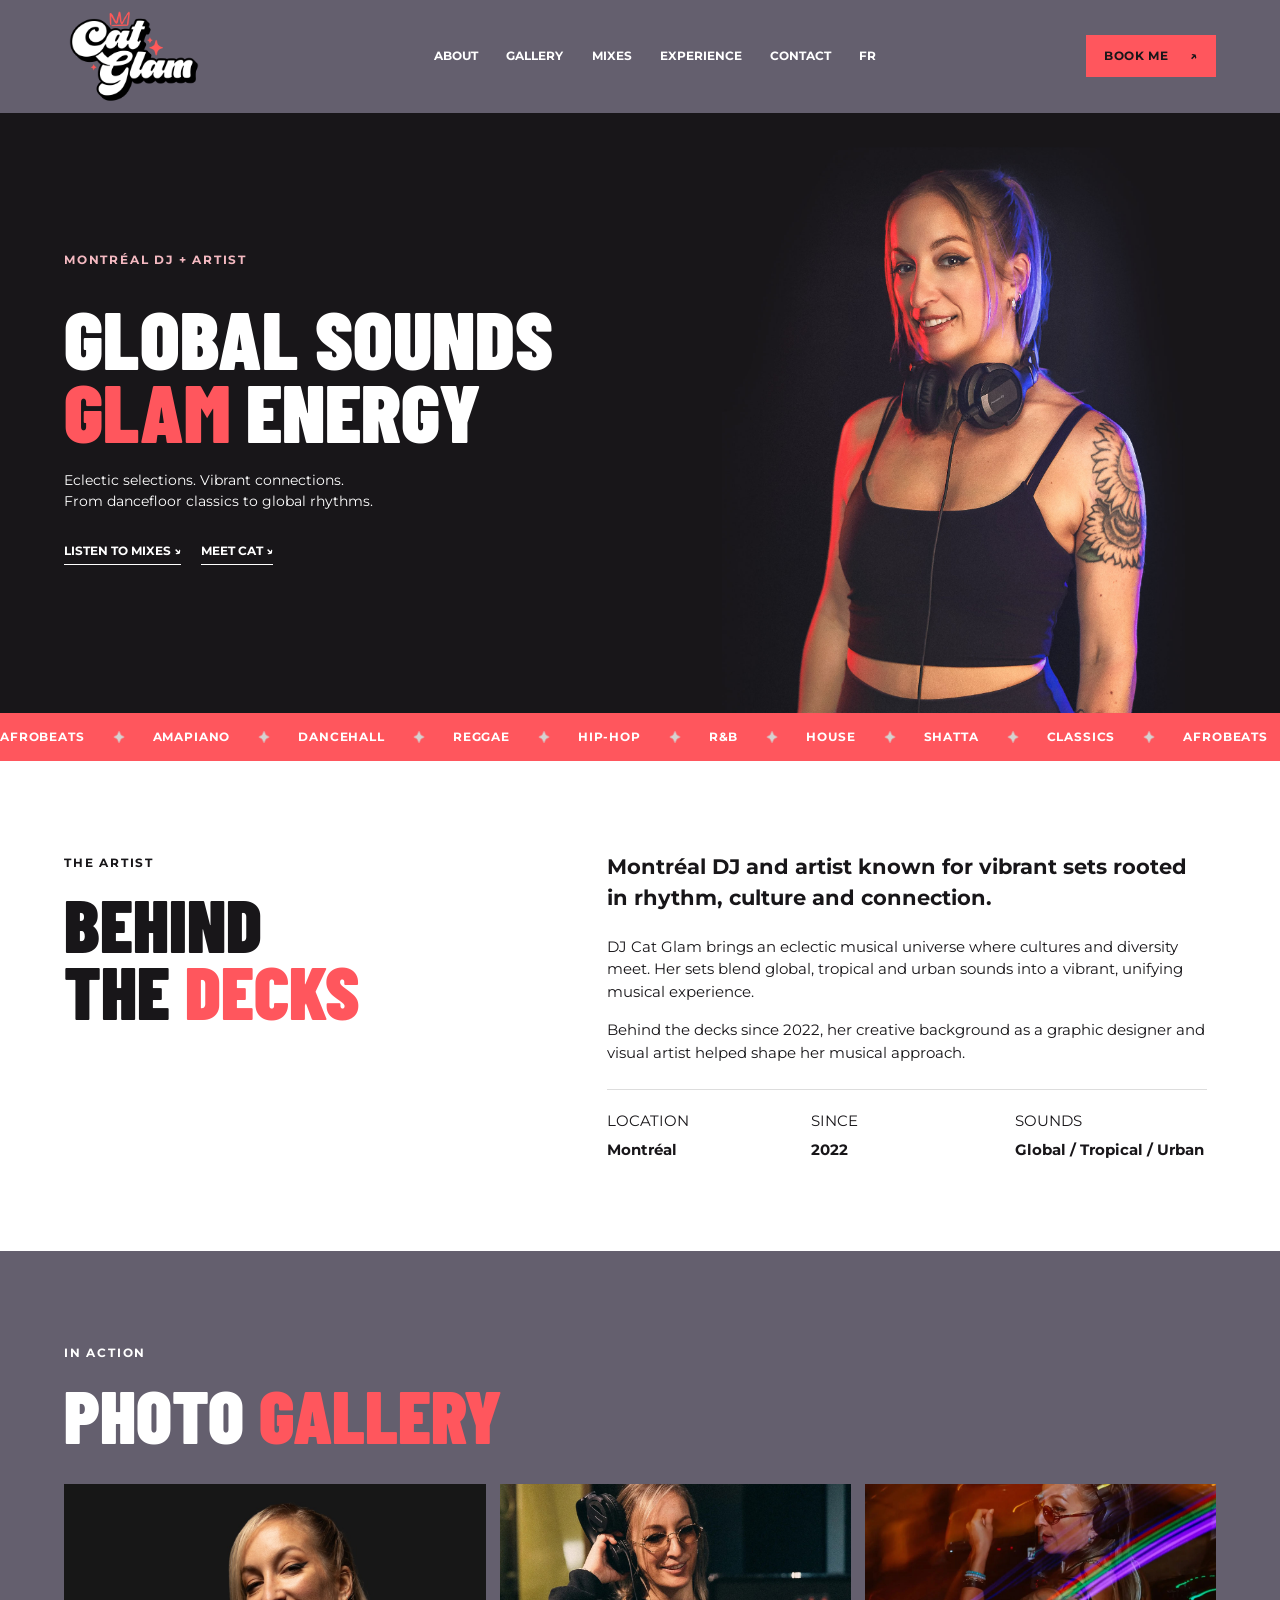
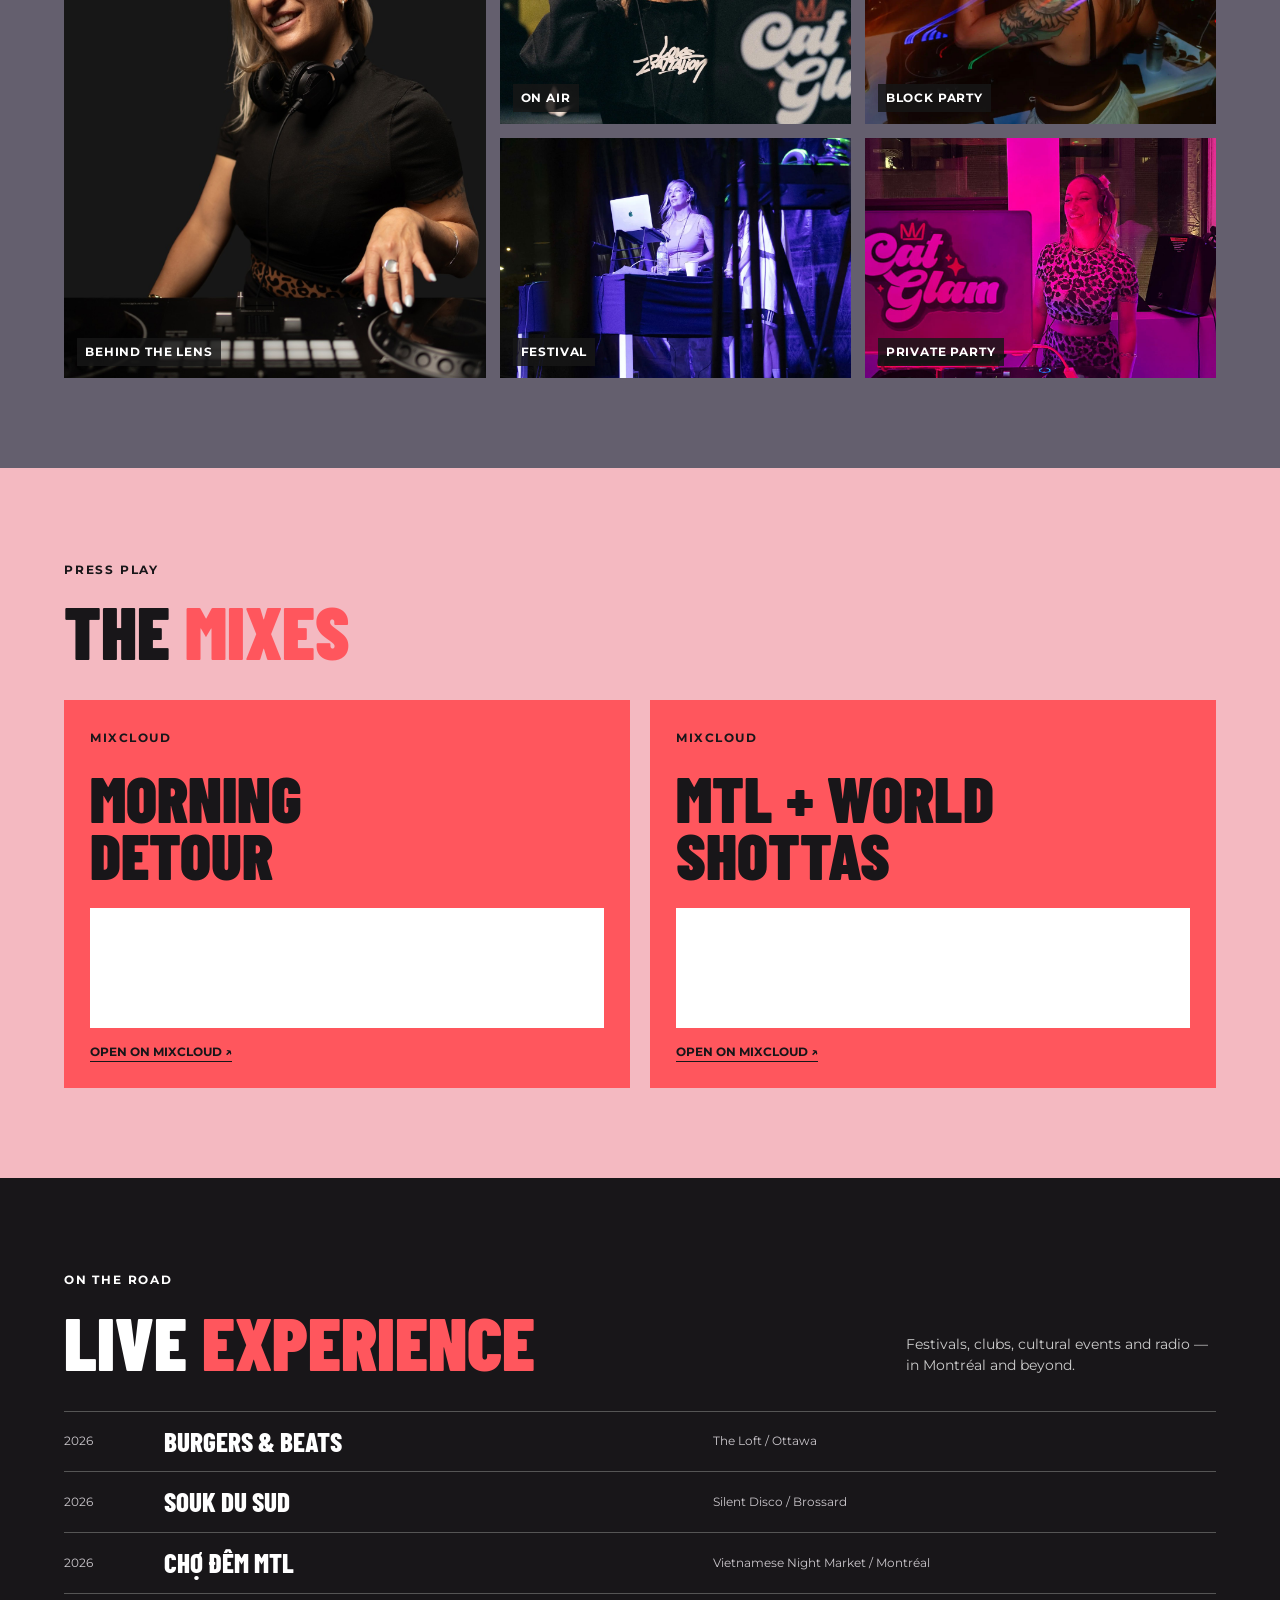
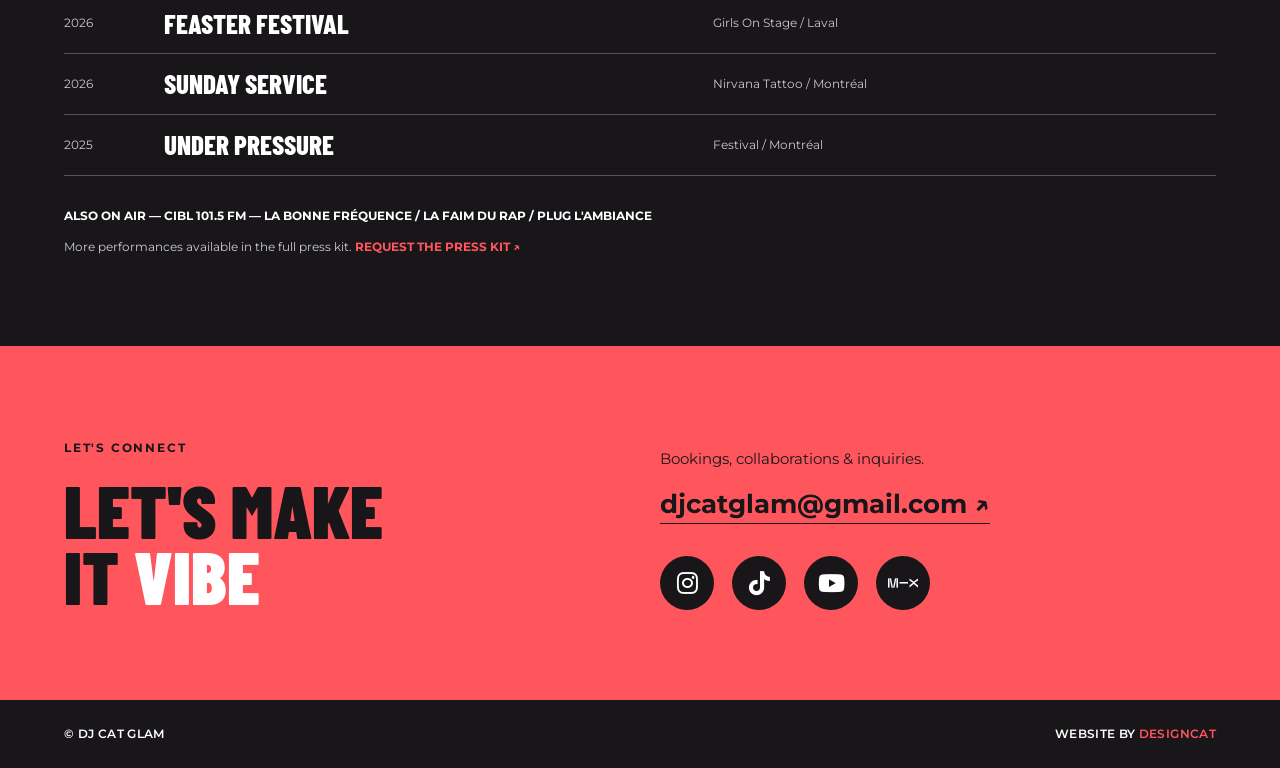
<file: index.html>
<!doctype html>
<html lang="en">
<head>
  <meta charset="utf-8">
  <meta name="viewport" content="width=device-width, initial-scale=1">
  <meta name="theme-color" content="#f4f0e9">
  <meta name="description" content="DJ Cat Glam — Montréal DJ + artist. Global, tropical and urban sounds. Listen to mixes, explore live sets and book Cat Glam.">
  <link rel="icon" type="image/png" href="images/favicon.png"><title>DJ Cat Glam — Montréal DJ + Artist</title>
  <link rel="preconnect" href="https://fonts.googleapis.com">
  <link rel="preconnect" href="https://fonts.gstatic.com" crossorigin>
  <link href="https://fonts.googleapis.com/css2?family=Barlow+Condensed:wght@600;700;800;900&family=Montserrat:wght@400;500;600;700&display=swap" rel="stylesheet">
  <link rel="stylesheet" href="https://cdnjs.cloudflare.com/ajax/libs/font-awesome/6.7.2/css/all.min.css">
  <link rel="stylesheet" href="style.css">
</head>
<body>
  <header class="header">
    <a href="#home" class="brand" aria-label="Cat Glam — home"><img src="images/catglam-logo.png" alt="Cat Glam" width="1560" height="1080"></a>
    <nav aria-label="Main navigation">
      <a href="#about">ABOUT</a>
      <a href="#gallery">GALLERY</a>
      <a href="#mixes">MIXES</a>
      <a href="#experience">EXPERIENCE</a>
      <a href="#contact">CONTACT</a>
      <a href="fr/" lang="fr" aria-label="Version française">FR</a>
    </nav>
    <a class="nav-book" href="mailto:djcatglam@gmail.com?subject=DJ%20Booking">BOOK ME <span aria-hidden="true">↗</span></a>
  </header>

  <main>
    <section id="home" class="hero" aria-labelledby="hero-title">
      <div class="hero-content wrap">
        <div class="hero-type">
          <div class="eyebrow">MONTRÉAL DJ + ARTIST</div>
          <h1 id="hero-title">GLOBAL SOUNDS<br><em>GLAM</em> ENERGY</h1>
          <p>Eclectic selections. Vibrant connections.<br>From dancefloor classics to global rhythms.</p>
          <div class="hero-cta">
            <a class="text-link" href="#mixes">LISTEN TO MIXES <span aria-hidden="true">↘</span></a>
            <a class="text-link" href="#about">MEET CAT <span aria-hidden="true">↘</span></a>
          </div>
        </div>
        <div class="portrait-stage">
          <img src="images/catglam-hero.jpg" alt="DJ Cat Glam photo" width="1440" height="1760" fetchpriority="high">
        </div>
      </div>
    </section>

    <!-- Two identical groups create one seamless horizontal loop. -->
    <div class="marquee" aria-label="Music genres: Afrobeats, Amapiano, Dancehall, Reggae, Hip-Hop, R&B, House, Shatta and Classics">
      <div class="marquee-track" aria-hidden="true">
        <div class="marquee-group">
          <span>AFROBEATS</span><img src="images/star.png" alt="" class="star"><span>AMAPIANO</span><img src="images/star.png" alt="" class="star"><span>DANCEHALL</span><img src="images/star.png" alt="" class="star"><span>REGGAE</span><img src="images/star.png" alt="" class="star"><span>HIP-HOP</span><img src="images/star.png" alt="" class="star"><span>R&amp;B</span><img src="images/star.png" alt="" class="star"><span>HOUSE</span><img src="images/star.png" alt="" class="star"><span>SHATTA</span><img src="images/star.png" alt="" class="star"><span>CLASSICS</span><img src="images/star.png" alt="" class="star">
        </div>
        <div class="marquee-group">
          <span>AFROBEATS</span><img src="images/star.png" alt="" class="star"><span>AMAPIANO</span><img src="images/star.png" alt="" class="star"><span>DANCEHALL</span><img src="images/star.png" alt="" class="star"><span>REGGAE</span><img src="images/star.png" alt="" class="star"><span>HIP-HOP</span><img src="images/star.png" alt="" class="star"><span>R&amp;B</span><img src="images/star.png" alt="" class="star"><span>HOUSE</span><img src="images/star.png" alt="" class="star"><span>SHATTA</span><img src="images/star.png" alt="" class="star"><span>CLASSICS</span><img src="images/star.png" alt="" class="star">
        </div>
      </div>
    </div>

    <section id="about" class="about section-pad">
      <div class="wrap about-grid">
        <div class="section-heading">
          <span class="eyebrow">THE ARTIST</span>
          <h2>BEHIND<br>THE <em>DECKS</em></h2>
        </div>
        <div class="about-copy">
          <p class="lead">Montréal DJ and artist known for vibrant sets rooted in rhythm, culture and connection.</p>
          <p>DJ Cat Glam brings an eclectic musical universe where cultures and diversity meet. Her sets blend global, tropical and urban sounds into a vibrant, unifying musical experience.</p>
          <p>Behind the decks since 2022, her creative background as a graphic designer and visual artist helped shape her musical approach.</p>
          <div class="facts">
            <div>LOCATION<strong>Montréal</strong></div>
            <div>SINCE<strong>2022</strong></div>
            <div>SOUNDS<strong>Global / Tropical / Urban</strong></div>
          </div>
        </div>
      </div>
    </section>

    <section id="gallery" class="gallery section-pad" aria-labelledby="gallery-heading">
      <div class="wrap">
        <div class="section-top"><div><span class="eyebrow">IN ACTION</span><h2>PHOTO <em>GALLERY</em></h2></div></div>
        <div class="gallery-grid">
          <a class="gallery-item gallery-feature" href="images/studio-dj.jpg" target="_blank" rel="noopener" aria-label="View DJ Cat Glam studio portrait"><img src="images/studio-dj.jpg" alt="DJ Cat Glam behind her controller" loading="lazy"><span>BEHIND THE LENS</span></a>
          <a class="gallery-item" href="images/press-2.jpg" target="_blank" rel="noopener" aria-label="View DJ performance photo"><img src="images/press-2.jpg" alt="DJ Cat Glam behind the decks at an event" loading="lazy"><span>ON AIR</span></a>
          <a class="gallery-item" href="images/press-1.jpg" target="_blank" rel="noopener" aria-label="View DJ performance photo"><img src="images/press-1.jpg" alt="DJ Cat Glam performing under colorful lights" loading="lazy"><span>BLOCK PARTY</span></a>
          <a class="gallery-item" href="images/press-3.jpg" target="_blank" rel="noopener" aria-label="View festival photo"><img src="images/press-3.jpg" alt="DJ Cat Glam performing on a festival stage" loading="lazy"><span>FESTIVAL</span></a>
          <a class="gallery-item" href="images/press-4.jpg" target="_blank" rel="noopener" aria-label="View DJ event photo"><img src="images/press-4.jpg" alt="DJ Cat Glam mixing at an event with magenta lighting" loading="lazy"><span>PRIVATE PARTY</span></a>
        </div>
      </div>
    </section>

    <section id="mixes" class="mixes section-pad">
      <div class="wrap">
        <div class="section-top"><div><span class="eyebrow">PRESS PLAY</span><h2>THE <em>MIXES</em></h2></div></div>
        <div class="mix-grid">
          <article class="mix-card">
            <span class="mix-number">MIXCLOUD</span>
            <h3>MORNING<br>DETOUR</h3>
            <iframe title="Morning Detour Mixtape on Mixcloud" loading="lazy" width="100%" height="120" src="https://www.mixcloud.com/widget/iframe/?hide_cover=1&amp;light=1&amp;feed=%2Fdjcatglam%2Fmorning-detour-mixtape%2F" allow="encrypted-media; fullscreen"></iframe>
            <a href="https://www.mixcloud.com/djcatglam/morning-detour-mixtape/" target="_blank" rel="noopener noreferrer">OPEN ON MIXCLOUD ↗</a>
          </article>
          <article class="mix-card">
            <span class="mix-number">MIXCLOUD</span>
            <h3>MTL + WORLD<br>SHOTTAS</h3>
            <iframe title="MTL World Shottas on Mixcloud" loading="lazy" width="100%" height="120" src="https://www.mixcloud.com/widget/iframe/?hide_cover=1&amp;light=1&amp;feed=%2Fdjcatglam%2Fmtl-world-shottas%2F" allow="encrypted-media; fullscreen"></iframe>
            <a href="https://www.mixcloud.com/djcatglam/mtl-world-shottas/" target="_blank" rel="noopener noreferrer">OPEN ON MIXCLOUD ↗</a>
          </article>
        </div>
      </div>
    </section>

    <section id="experience" class="experience section-pad">
      <div class="wrap">
        <div class="section-top"><div><span class="eyebrow">ON THE ROAD</span><h2>LIVE <em>EXPERIENCE</em></h2></div><p>Festivals, clubs, cultural events and radio — in Montréal and beyond.</p></div>
        <div class="gig-list">
          <div class="gig"><span>2026</span><strong>BURGERS &amp; BEATS</strong><span>The Loft / Ottawa</span></div>
          <div class="gig"><span>2026</span><strong>SOUK DU SUD</strong><span>Silent Disco / Brossard</span></div>
          <div class="gig"><span>2026</span><strong>CHỢ ĐÊM MTL</strong><span>Vietnamese Night Market / Montréal</span></div>
          <div class="gig"><span>2026</span><strong>FEASTER FESTIVAL</strong><span>Girls On Stage / Laval</span></div>
          <div class="gig"><span>2026</span><strong>SUNDAY SERVICE</strong><span>Nirvana Tattoo / Montréal</span></div>
          <div class="gig"><span>2025</span><strong>UNDER PRESSURE</strong><span>Festival / Montréal</span></div>
        </div>
        <p class="radio-note">ALSO ON AIR — CIBL 101.5 FM — LA BONNE FRÉQUENCE / LA FAIM DU RAP / PLUG L'AMBIANCE</p>
        <p class="press-note">More performances available in the full press kit. <a href="mailto:djcatglam@gmail.com?subject=DJ%20Cat%20Glam%20Press%20Kit">REQUEST THE PRESS KIT ↗</a></p>
      </div>
    </section>

    <section id="contact" class="contact section-pad">
      <div class="wrap contact-grid">
        <div><span class="eyebrow">LET'S CONNECT</span><h2>LET'S MAKE<br>IT <em>VIBE</em></h2></div>
        <div class="contact-detail">
          <p>Bookings, collaborations &amp; inquiries.</p>
          <a class="mail" href="mailto:djcatglam@gmail.com">djcatglam@gmail.com ↗</a>
<div class="socials" aria-label="Social links">
  <a href="https://www.instagram.com/djcatglam/" target="_blank" rel="noopener noreferrer" aria-label="Instagram"><i class="fa-brands fa-instagram"></i></a>
  <a href="https://www.tiktok.com/@djcatglam" target="_blank" rel="noopener noreferrer" aria-label="TikTok"><i class="fa-brands fa-tiktok"></i></a>
  <a href="https://www.youtube.com/@djcatglam" target="_blank" rel="noopener noreferrer" aria-label="YouTube"><i class="fa-brands fa-youtube"></i></a>
  <a href="https://www.mixcloud.com/djcatglam/" target="_blank" rel="noopener noreferrer" aria-label="Mixcloud"><i class="fa-brands fa-mixcloud"></i></a>
</div>
        </div>
      </div>
    </section>
  </main>
  <footer><div class="wrap footer"><span>© DJ CAT GLAM</span><span>WEBSITE BY <a href="https://designcat.ca" target="_blank" rel="noopener noreferrer">DESIGNCAT</a></span></div></footer>
</body>
</html>
</file>
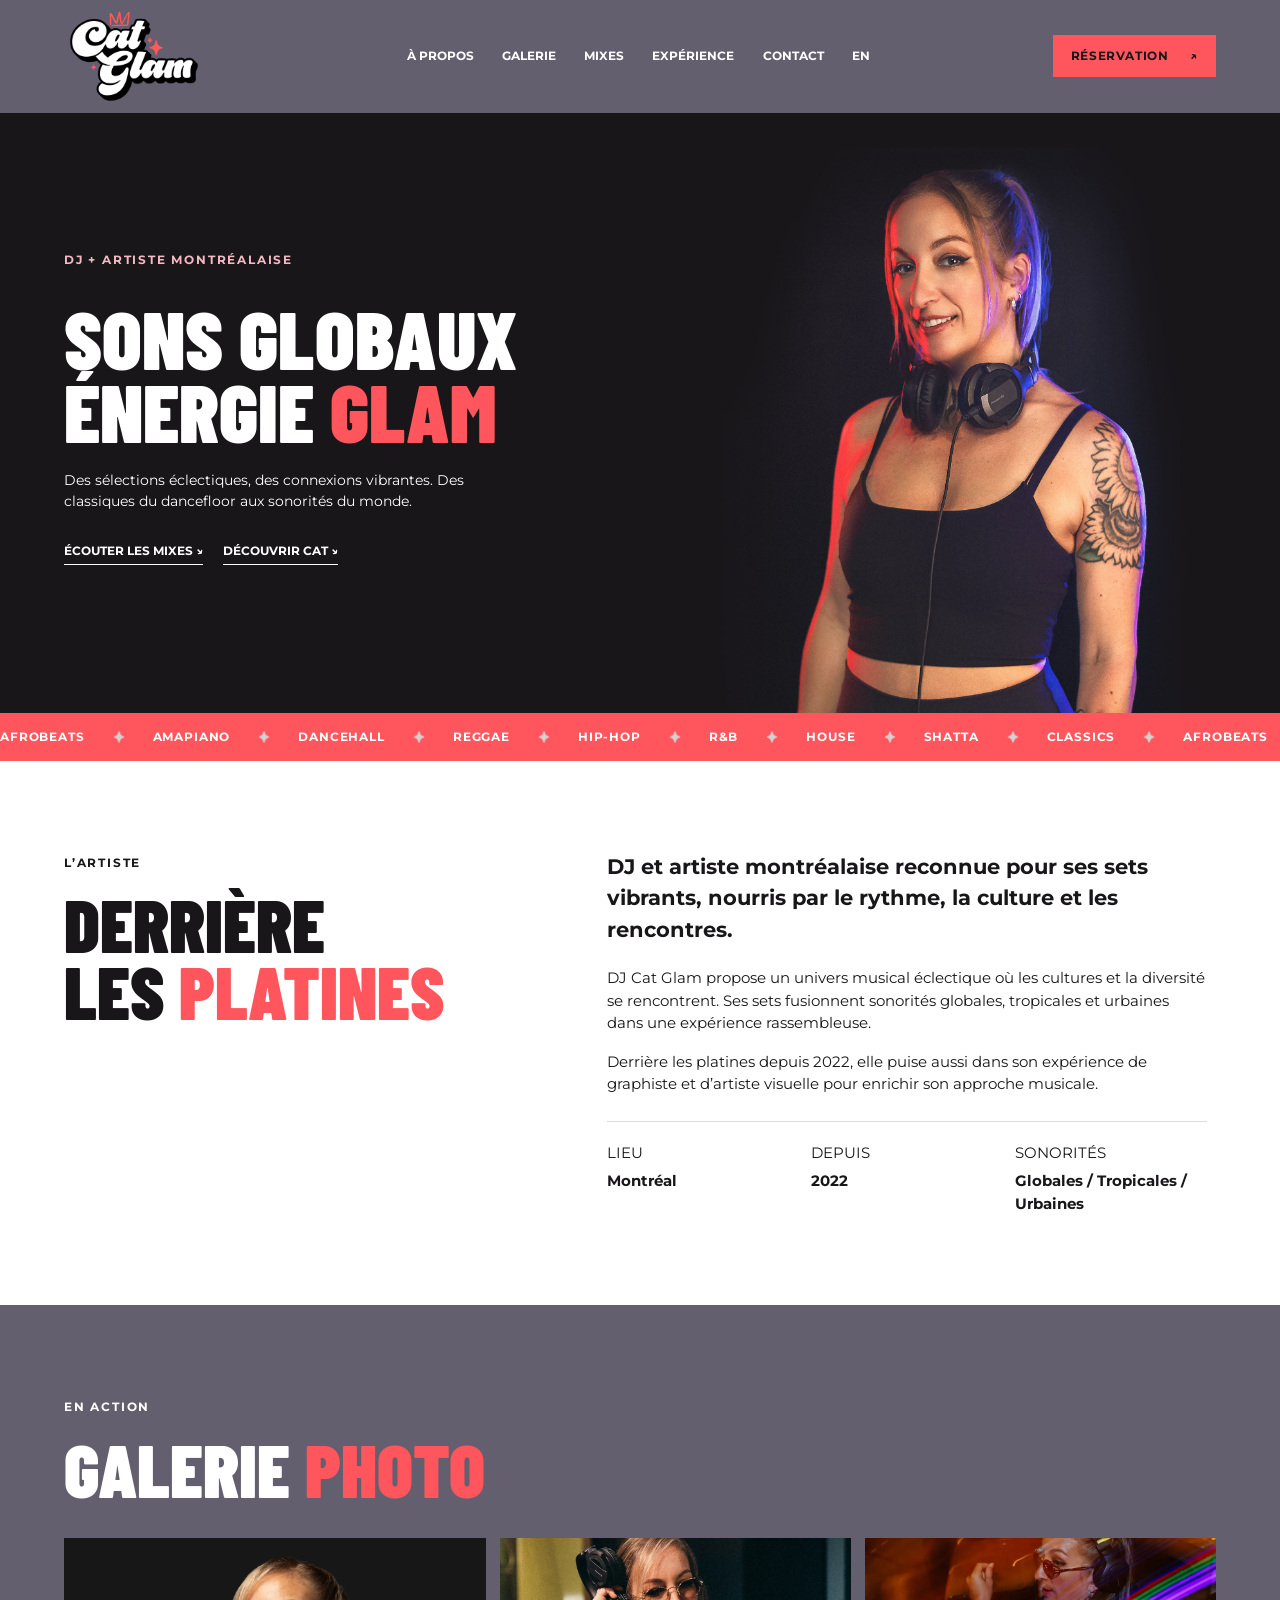
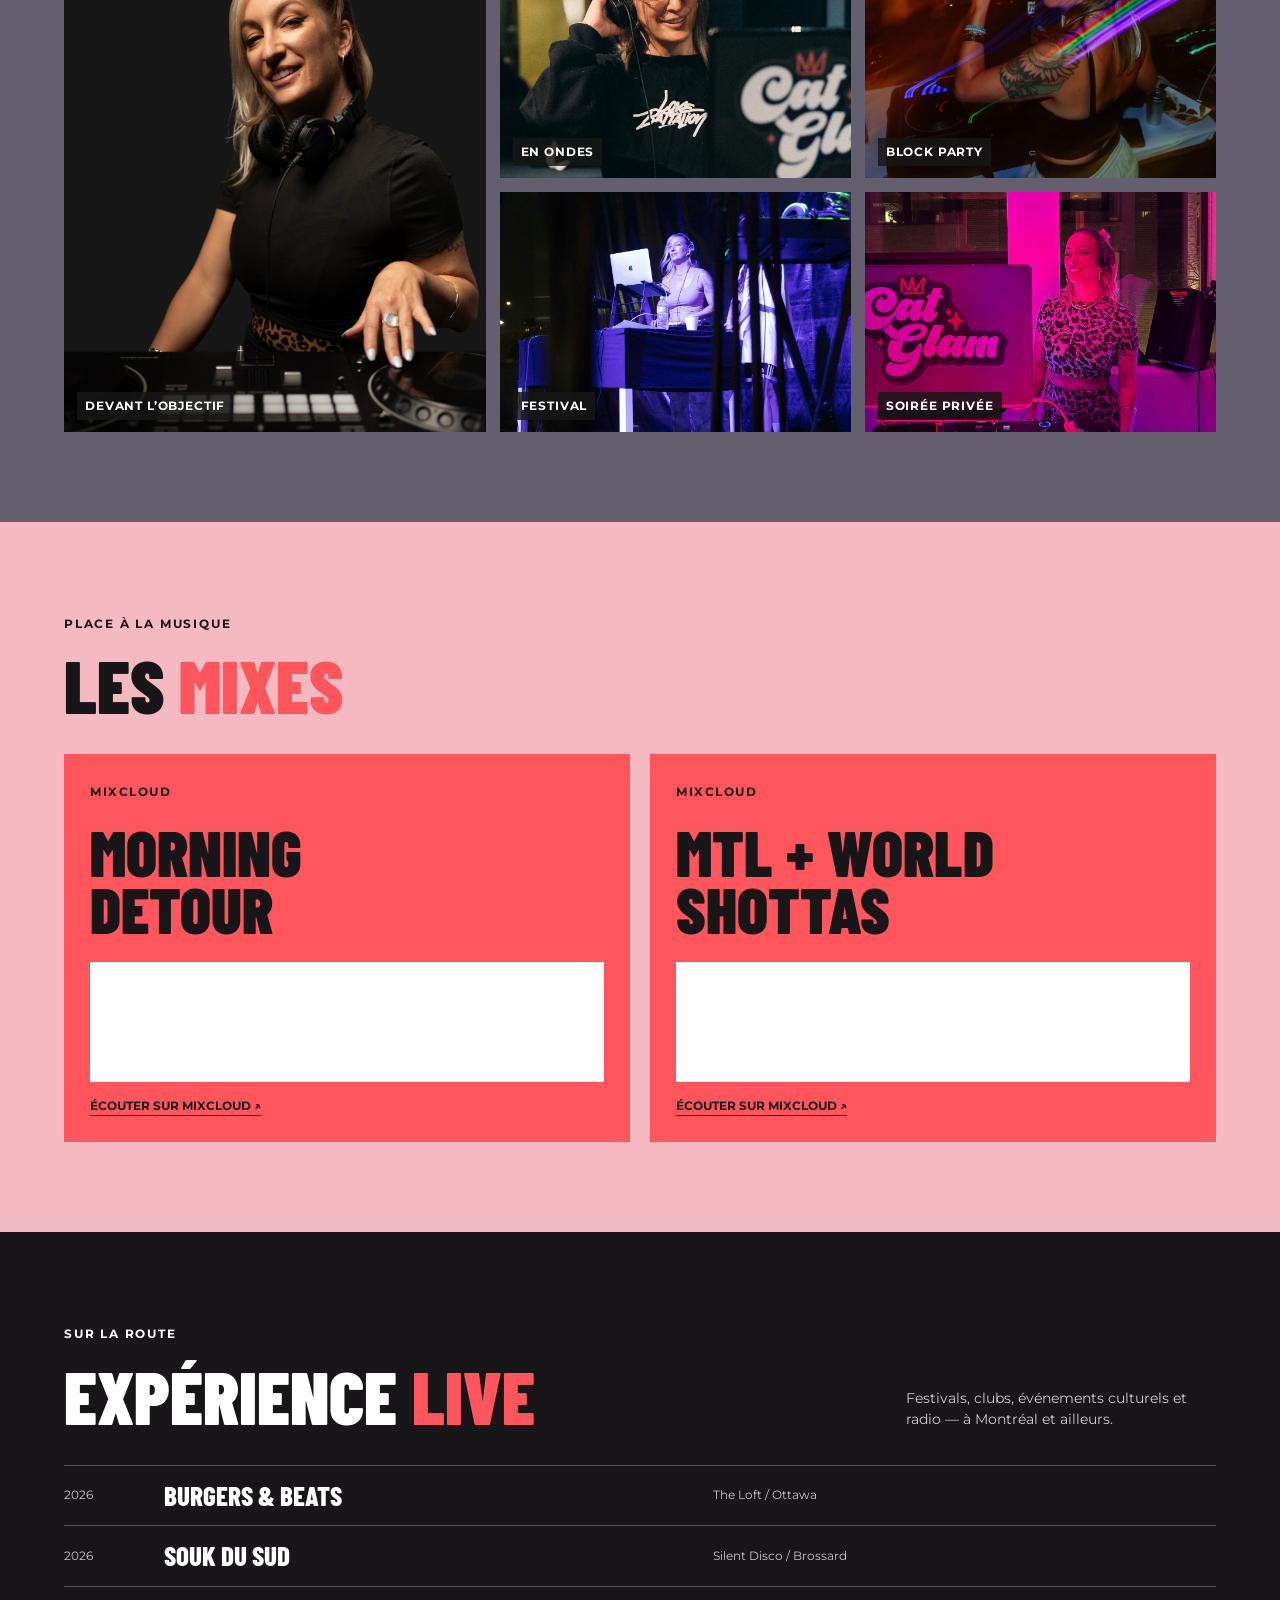
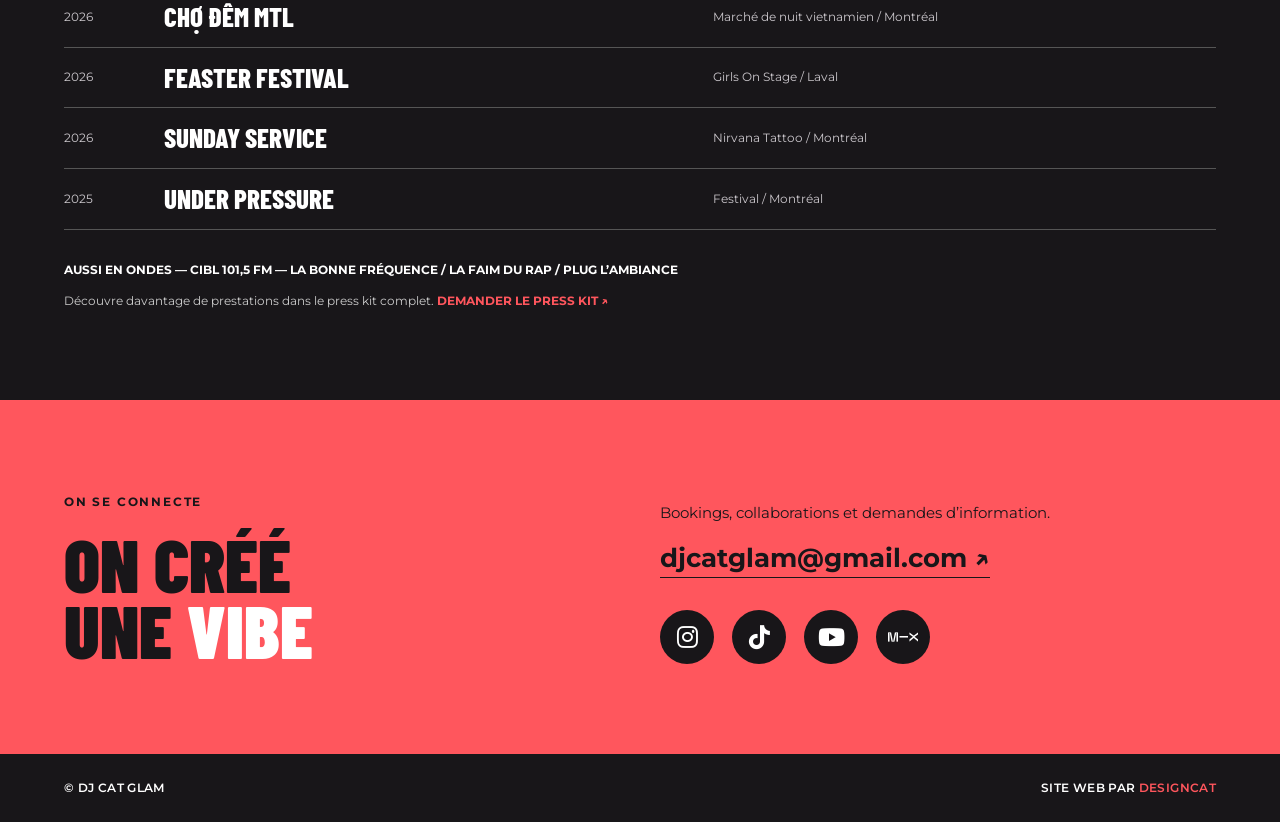
<file: fr/index.html>
<!doctype html>
<html lang="fr">
<head>
<meta charset="utf-8"/>
<meta content="width=device-width, initial-scale=1" name="viewport"/>
<meta content="#f4f0e9" name="theme-color"/>
<meta content="DJ Cat Glam — DJ + artiste montréalaise. Sonorités globales, tropicales et urbaines. Mixes, prestations et réservations." name="description"/>
<link href="../images/favicon.png" rel="icon" type="image/png"/><title>DJ Cat Glam — DJ + artiste montréalaise</title>
<link href="https://fonts.googleapis.com" rel="preconnect"/>
<link crossorigin="" href="https://fonts.gstatic.com" rel="preconnect"/>
<link href="https://fonts.googleapis.com/css2?family=Barlow+Condensed:wght@600;700;800;900&amp;family=Montserrat:wght@400;500;600;700&amp;display=swap" rel="stylesheet"/>
<link href="https://cdnjs.cloudflare.com/ajax/libs/font-awesome/6.7.2/css/all.min.css" rel="stylesheet"/>
<link href="../style.css" rel="stylesheet"/>
</head>
<body>
<header class="header">
<a aria-label="Cat Glam — accueil" class="brand" href="#home"><img alt="Cat Glam" height="1080" src="../images/catglam-logo.png" width="1560"/></a>
<nav aria-label="Navigation principale">
<a href="#about">À PROPOS</a>
<a href="#gallery">GALERIE</a>
<a href="#mixes">MIXES</a>
<a href="#experience">EXPÉRIENCE</a>
<a href="#contact">CONTACT</a>
<a aria-label="English version" href="../" lang="en">EN</a>
</nav>
<a class="nav-book" href="mailto:djcatglam@gmail.com?subject=Booking%20DJ%20Cat%20Glam">RÉSERVATION <span aria-hidden="true">↗</span></a>
</header>
<main>
<section aria-labelledby="hero-title" class="hero" id="home">
<div class="hero-content wrap">
<div class="hero-type">
<div class="eyebrow">DJ + ARTISTE MONTRÉALAISE</div>
          <h1 id="hero-title">SONS GLOBAUX<br>ÉNERGIE <em>GLAM</em></h1>
<p>Des sélections éclectiques, des connexions vibrantes. Des classiques du dancefloor aux sonorités du monde.</p>
<div class="hero-cta">
<a class="text-link" href="#mixes">ÉCOUTER LES MIXES <span aria-hidden="true">↘</span></a>
<a class="text-link" href="#about">DÉCOUVRIR CAT <span aria-hidden="true">↘</span></a>
</div>
</div>
<div class="portrait-stage">
<img alt="Portrait de DJ Cat Glam" fetchpriority="high" height="1760" src="../images/catglam-hero.jpg" width="1440"/>
</div>
</div>
</section>
<!-- Two identical groups create one seamless horizontal loop. -->
<div aria-label="Genres musicaux : Afrobeats, Amapiano, Dancehall, Reggae, Hip-Hop, R&amp;B, House, Shatta et classiques" class="marquee">
<div aria-hidden="true" class="marquee-track">
<div class="marquee-group">
<span>AFROBEATS</span><img alt="" class="star" src="../images/star.png"/><span>AMAPIANO</span><img alt="" class="star" src="../images/star.png"/><span>DANCEHALL</span><img alt="" class="star" src="../images/star.png"/><span>REGGAE</span><img alt="" class="star" src="../images/star.png"/><span>HIP-HOP</span><img alt="" class="star" src="../images/star.png"/><span>R&amp;B</span><img alt="" class="star" src="../images/star.png"/><span>HOUSE</span><img alt="" class="star" src="../images/star.png"/><span>SHATTA</span><img alt="" class="star" src="../images/star.png"/><span>CLASSICS</span><img alt="" class="star" src="../images/star.png"/>
</div>
<div class="marquee-group">
<span>AFROBEATS</span><img alt="" class="star" src="../images/star.png"/><span>AMAPIANO</span><img alt="" class="star" src="../images/star.png"/><span>DANCEHALL</span><img alt="" class="star" src="../images/star.png"/><span>REGGAE</span><img alt="" class="star" src="../images/star.png"/><span>HIP-HOP</span><img alt="" class="star" src="../images/star.png"/><span>R&amp;B</span><img alt="" class="star" src="../images/star.png"/><span>HOUSE</span><img alt="" class="star" src="../images/star.png"/><span>SHATTA</span><img alt="" class="star" src="../images/star.png"/><span>CLASSICS</span><img alt="" class="star" src="../images/star.png"/>
</div>
</div>
</div>
<section class="about section-pad" id="about">
<div class="wrap about-grid">
<div class="section-heading">
<span class="eyebrow">L’ARTISTE</span>
<h2>DERRIÈRE<br/>LES <em>PLATINES</em></h2>
</div>
<div class="about-copy">
<p class="lead">DJ et artiste montréalaise reconnue pour ses sets vibrants, nourris par le rythme, la culture et les rencontres.</p>
<p>DJ Cat Glam propose un univers musical éclectique où les cultures et la diversité se rencontrent. Ses sets fusionnent sonorités globales, tropicales et urbaines dans une expérience rassembleuse.</p>
<p>Derrière les platines depuis 2022, elle puise aussi dans son expérience de graphiste et d’artiste visuelle pour enrichir son approche musicale.</p>
<div class="facts">
<div>LIEU<strong>Montréal</strong></div>
<div>DEPUIS<strong>2022</strong></div>
<div>SONORITÉS<strong>Globales / Tropicales / Urbaines</strong></div>
</div>
</div>
</div>
</section>
<section aria-labelledby="gallery-heading" class="gallery section-pad" id="gallery">
<div class="wrap">
<div class="section-top"><div><span class="eyebrow">EN ACTION</span><h2>GALERIE <em>PHOTO</em></h2></div></div>
<div class="gallery-grid">
<a aria-label="Voir la photo studio de DJ Cat Glam" class="gallery-item gallery-feature" href="images/studio-dj.jpg" rel="noopener" target="_blank"><img alt="DJ Cat Glam behind her controller" loading="lazy" src="../images/studio-dj.jpg"/><span>DEVANT L’OBJECTIF</span></a>
<a aria-label="Voir la photo de DJ Cat Glam à la radio" class="gallery-item" href="images/press-2.jpg" rel="noopener" target="_blank"><img alt="DJ Cat Glam behind the decks at an event" loading="lazy" src="../images/press-2.jpg"/><span>EN ONDES</span></a>
<a aria-label="Voir la photo de la fête de quartier" class="gallery-item" href="images/press-1.jpg" rel="noopener" target="_blank"><img alt="DJ Cat Glam performing under colorful lights" loading="lazy" src="../images/press-1.jpg"/><span>BLOCK PARTY</span></a>
<a aria-label="Voir la photo de festival" class="gallery-item" href="images/press-3.jpg" rel="noopener" target="_blank"><img alt="DJ Cat Glam performing on a festival stage" loading="lazy" src="../images/press-3.jpg"/><span>FESTIVAL</span></a>
<a aria-label="Voir la photo de soirée privée" class="gallery-item" href="images/press-4.jpg" rel="noopener" target="_blank"><img alt="DJ Cat Glam mixing at an event with magenta lighting" loading="lazy" src="../images/press-4.jpg"/><span>SOIRÉE PRIVÉE</span></a>
</div>
</div>
</section>
<section class="mixes section-pad" id="mixes">
<div class="wrap">
<div class="section-top"><div><span class="eyebrow">PLACE À LA MUSIQUE</span><h2>LES <em>MIXES</em></h2></div></div>
<div class="mix-grid">
<article class="mix-card">
<span class="mix-number">MIXCLOUD</span>
<h3>MORNING<br/>DETOUR</h3>
<iframe allow="encrypted-media; fullscreen" height="120" loading="lazy" src="https://www.mixcloud.com/widget/iframe/?hide_cover=1&amp;light=1&amp;feed=%2Fdjcatglam%2Fmorning-detour-mixtape%2F" title="Morning Detour Mixtape on Mixcloud" width="100%"></iframe>
<a href="https://www.mixcloud.com/djcatglam/morning-detour-mixtape/" rel="noopener noreferrer" target="_blank">ÉCOUTER SUR MIXCLOUD ↗</a>
</article>
<article class="mix-card">
<span class="mix-number">MIXCLOUD</span>
<h3>MTL + WORLD<br/>SHOTTAS</h3>
<iframe allow="encrypted-media; fullscreen" height="120" loading="lazy" src="https://www.mixcloud.com/widget/iframe/?hide_cover=1&amp;light=1&amp;feed=%2Fdjcatglam%2Fmtl-world-shottas%2F" title="MTL World Shottas on Mixcloud" width="100%"></iframe>
<a href="https://www.mixcloud.com/djcatglam/mtl-world-shottas/" rel="noopener noreferrer" target="_blank">ÉCOUTER SUR MIXCLOUD ↗</a>
</article>
</div>
</div>
</section>
<section class="experience section-pad" id="experience">
<div class="wrap">
<div class="section-top"><div><span class="eyebrow">SUR LA ROUTE</span><h2>EXPÉRIENCE <em>LIVE</em></h2></div><p>Festivals, clubs, événements culturels et radio — à Montréal et ailleurs.</p></div>
<div class="gig-list">
<div class="gig"><span>2026</span><strong>BURGERS &amp; BEATS</strong><span>The Loft / Ottawa</span></div>
<div class="gig"><span>2026</span><strong>SOUK DU SUD</strong><span>Silent Disco / Brossard</span></div>
<div class="gig"><span>2026</span><strong>CHỢ ĐÊM MTL</strong><span>Marché de nuit vietnamien / Montréal</span></div>
<div class="gig"><span>2026</span><strong>FEASTER FESTIVAL</strong><span>Girls On Stage / Laval</span></div>
<div class="gig"><span>2026</span><strong>SUNDAY SERVICE</strong><span>Nirvana Tattoo / Montréal</span></div>
<div class="gig"><span>2025</span><strong>UNDER PRESSURE</strong><span>Festival / Montréal</span></div>
</div>
<p class="radio-note">AUSSI EN ONDES — CIBL 101,5 FM — LA BONNE FRÉQUENCE / LA FAIM DU RAP / PLUG L’AMBIANCE</p>
<p class="press-note">Découvre davantage de prestations dans le press kit complet. <a href="mailto:djcatglam@gmail.com?subject=Press%20kit%20DJ%20Cat%20Glam">DEMANDER LE PRESS KIT ↗</a></p>
</div>
</section>
<section class="contact section-pad" id="contact">
<div class="wrap contact-grid">
<div><span class="eyebrow">ON SE CONNECTE</span><h2>ON CRÉÉ<br/>UNE <em>VIBE</em></h2></div>
<div class="contact-detail">
<p>Bookings, collaborations et demandes d’information.</p>
<a class="mail" href="mailto:djcatglam@gmail.com">djcatglam@gmail.com ↗</a>
<div aria-label="Social links" class="socials">
<a aria-label="Instagram" href="https://www.instagram.com/djcatglam/" rel="noopener noreferrer" target="_blank"><i class="fa-brands fa-instagram"></i></a>
<a aria-label="TikTok" href="https://www.tiktok.com/@djcatglam" rel="noopener noreferrer" target="_blank"><i class="fa-brands fa-tiktok"></i></a>
<a aria-label="YouTube" href="https://www.youtube.com/@djcatglam" rel="noopener noreferrer" target="_blank"><i class="fa-brands fa-youtube"></i></a>
<a aria-label="Mixcloud" href="https://www.mixcloud.com/djcatglam/" rel="noopener noreferrer" target="_blank"><i class="fa-brands fa-mixcloud"></i></a>
</div>
</div>
</div>
</section>
</main>
<footer><div class="wrap footer"><span>© DJ CAT GLAM</span><span>SITE WEB PAR <a href="https://designcat.ca" rel="noopener noreferrer" target="_blank">DESIGNCAT</a></span></div></footer>
</body>
</html>
</file>
<file: style.css>
:root {
  --coral: #ff565d;
  --pink: #f4b9c1;
  --paper: #d5d1cf;
  --white: #fff;
  --ink: #181619;
  --mauve: #645f6e;
}
* { box-sizing:border-box; }
html { scroll-behavior:smooth; scroll-padding-top:25px; }
body { margin:0; background:var(--paper); color:var(--ink); font:400 15px/1.5 Montserrat,Arial,sans-serif; overflow-x:hidden; }
a { color:inherit; text-decoration:none; }
a:hover { opacity:.8; }
a:focus-visible { outline:3px solid var(--coral); outline-offset:4px; }
img { display:block; max-width:100%; }
h1,h2,h3,p { margin:0; }
h1,h2,h3 { font-family:'Barlow Condensed',Impact,sans-serif; font-weight:900; line-height:90%; }
em { color:var(--coral); font-style:normal; }
.wrap { width:min(1260px,90%); margin-inline:auto; }
.section-pad { padding:90px 0; }
.eyebrow { font-size:12px; font-weight:700; letter-spacing:0.15em; }

/* Header */
.header { min-height:88px; display:grid; grid-template-columns:160px 1fr auto; align-items:center; gap:22px; padding:8px 5%; background:var(--mauve); color:white; }
.brand { display:block; width:140px; }
.brand img { width:100%; height:auto; }
.header nav { display:flex; align-items:center; justify-content:center; gap:clamp(14px,2.2vw,32px); font-size:12px; font-weight:700; }
.nav-book,.button { display:inline-flex; align-items:center; justify-content:space-between; gap:22px; padding:12px 18px; font-size:12px; font-weight:700; letter-spacing:0.05em; }
.nav-book { background:var(--coral); color:var(--ink); font-weight:700;}
.text-link { padding-bottom:4px; border-bottom:1px solid; font-size:12px; font-weight:700; white-space:nowrap; }

/* Hero */
.hero { background: var(--ink); color: var(--white); position: relative; overflow: hidden; }
.hero-content { display:grid; grid-template-columns:minmax(0,1.2fr) minmax(0,.8fr); align-items:center; gap:12px; min-height:580px; }
.hero-type { position:relative; z-index:2; padding:60px 0 70px; }
.hero .eyebrow { color:var(--pink); }
.hero h1 { font-size:clamp(4rem,6.4vw,7.3rem); white-space:nowrap; margin:32px 0 22px; }
.hero-type>p { max-width:430px; font-size:14px; line-height:1.5; }
.hero-cta { display:flex; flex-wrap:wrap; align-items:center; gap:20px; margin-top:30px; }
.portrait-stage { position:relative; align-self:stretch; min-height:600px; }
.portrait-stage img { position:absolute; height:99%; width:auto; max-width:none; bottom:0; right:0; object-fit:contain; object-position:bottom; }

/* Straight, infinite marquee */
.marquee { width:100%; overflow:hidden; background:var(--coral); color:var(--white); padding:15px 0; transform:none; margin:0; }
.marquee-track { display:flex; width:max-content; animation:marquee-scroll 36s linear infinite; }
.marquee-group { display:flex; flex:0 0 auto; align-items:center; gap:28px; padding-right:28px; white-space:nowrap; font-size:12px; font-weight:700; letter-spacing:.07em; }
@keyframes marquee-scroll { from { transform:translateX(0); } to { transform:translateX(-50%); } }
@media (prefers-reduced-motion:reduce) { html { scroll-behavior:auto; } .marquee-track { animation:none; } }
.star { position: static; width: 12px; height: 12px; object-fit: contain; flex-shrink: 0; pointer-events: none; }

/* About */
.about { background:#fff; }
.about-grid { display:grid; grid-template-columns:.85fr 1.15fr; gap:8%; }
.section-heading h2,.section-top h2,.contact h2 { font-size:clamp(3.5rem,5.8vw,6rem); margin-top:18px; }
.about-copy { max-width:600px; }
.about-copy p { margin-bottom:16px; }
.about-copy .lead { font-size:21px; font-weight:700; line-height:1.5; margin-bottom:22px; }
.facts { display:grid; grid-template-columns:repeat(3,minmax(0,1fr)); gap:13px; border-top:1px solid #ddd; margin-top:25px; padding-top:20px; }
.facts strong { display:block; margin-top:6px; }

/* Shared section intro */
.section-top { display:flex; align-items:end; justify-content:space-between; gap:30px; margin-bottom:35px; }
.section-top>p { max-width:310px; font-size:14px; }

/* Photo gallery */
.gallery { background:var(--mauve); color:white; }
.gallery-grid { display:grid; grid-template-columns:1.2fr 1fr 1fr; grid-auto-rows:240px; gap:14px; }
.gallery-item { position:relative; display:block; overflow:hidden; background:#29242c; color:white; }
.gallery-feature { grid-row:span 2; }
.gallery-item img { width:100%; height:100%; object-fit:cover; transition:transform .35s ease; }
.gallery-item:hover img { transform:scale(1.035); }
.gallery-item span { position:absolute; left:13px; bottom:12px; padding:5px 8px; background:rgba(23,23,23,.82); font-size:12px; font-weight:700; letter-spacing:.07em; }

/* Mixcloud */
.mixes { background:var(--pink); }
.mix-grid { display:grid; grid-template-columns:repeat(2,minmax(0,1fr)); gap:20px; }
.mix-card { min-width:0; background:var(--coral); padding:26px; }
.mix-number { font-size:12px; font-weight:700; letter-spacing:.13em; }
.mix-card h3 { font-size:clamp(3.4rem,5vw,5.5rem); margin:20px 0 24px; }
.mix-card iframe { border:0; width:100%; display:block; background:white; }
.mix-card>a { display:inline-block; margin-top:15px; font-size:12px; font-weight:700; border-bottom:1px solid; }

/* Experience */
.experience { background:var(--ink); color:white; }
.experience .section-top>p { color:#ccc; }
.gig { display:grid; grid-template-columns:80px minmax(0,1fr) minmax(0,.95fr); gap:20px; align-items:center; padding:15px 0; border-top:1px solid #555; }
.gig:last-child { border-bottom:1px solid #555; }
.gig span { font-size:12px; color:#cbc7cc; }
.gig strong { font:800 27px/1.1 'Barlow Condensed',Impact,sans-serif; }
.radio-note { margin-top:30px; font-size:12px; font-weight:700; line-height:1.7; }
.radio-note span { color:var(--coral); margin:0 8px; }
.press-note { margin-top:12px; font-size:12px; color:#ccc; }
.press-note a { color:var(--coral); font-weight:700; }

/* Contact / socials */
.contact { background:var(--coral); }
.contact em { color:white; }
.contact-grid { display:grid; grid-template-columns:1fr 1fr; gap:40px; align-items:end; }
.contact-detail p { margin-bottom:14px; }
.mail { display:inline-block; font-size:clamp(16px,2vw,26px); font-weight:700; border-bottom:1px solid; overflow-wrap:anywhere; }
.socials {
  display: flex;
  gap: 18px;
  margin-top: 32px;
  flex-wrap: wrap;
}
.socials a {
  width: 54px;
  height: 54px;
  border-radius: 50%;
  background: var(--ink);
  color: var(--white);
  display: inline-flex;
  align-items: center;
  justify-content: center;
  font-size: 24px;
  line-height: 1;
  transition: all 0.2s ease;
}

footer { background:var(--ink); color:white; }
.footer { display:flex; justify-content:space-between; flex-wrap:wrap; gap:12px; padding:25px 0; font-size:12px; font-weight:600; letter-spacing:.03em; }
.footer a { color:var(--coral); }

@media(max-width:1050px) {
 .hero h1 { font-size:clamp(3.7rem,7vw,6rem); }
 .portrait-stage img { right:-15%; }
 .header { grid-template-columns:125px 1fr auto; }
}
@media(max-width:720px) {
 html { scroll-padding-top:18px; }
 body { font-size:14px; }
 .wrap { width:90%; }
 .section-pad { padding:65px 0; }
 .header { display:flex; flex-wrap:wrap; min-height:0; gap:9px; padding:8px 5% 14px; }
 .brand { width:98px; }
 .header nav { order:3; width:100%; justify-content:space-between; gap:6px; font-size:11px; }
 .nav-book { margin-left:auto; padding:9px 11px; font-size:11px; }
 .hero-content { display:flex; flex-direction:column; min-height:0; gap:0; align-items:stretch; }
 .hero-type { padding:44px 0 0; }
 .hero h1 { font-size:clamp(3.15rem,12vw,5.1rem); white-space:normal; margin:22px 0 16px; }
 .hero-type>p { font-size:14px; }
 .hero-cta { margin-top:23px; gap:16px; }
 .portrait-stage { align-self:auto; min-height:0; height:350px; margin-top:8px; }
 .portrait-stage img { height:100%; width:auto; max-width:100%; bottom:0; right:auto; left:50%; transform:translateX(-50%); object-fit:contain; }
 .marquee { padding:12px 0; }
 .marquee-group { gap:20px; padding-right:20px; font-size:12px; }
 .about-grid,.contact-grid,.mix-grid { grid-template-columns:1fr; gap:22px; }
 .section-heading h2,.section-top h2,.contact h2 { font-size:clamp(3.3rem,11vw,5rem); }
 .about-copy .lead { font-size:17px; }
 .facts { gap:10px; }
 .section-top { display:block; }
 .section-top>p { margin-top:15px; }
 .gallery-grid { grid-template-columns:repeat(2,minmax(0,1fr)); grid-auto-rows:auto; gap:9px; }
 .gallery-item { aspect-ratio:1 / 1; }
 .gallery-feature { grid-column:1 / -1; grid-row:auto; height:auto; aspect-ratio:3 / 4; }
 .gallery-feature img { object-fit:contain; object-position:center; background:#171717; }
 .gallery-item span { font-size:11px; left:8px; bottom:8px; }
 .mix-card { padding:22px; }
 .mix-card h3 { font-size:4rem; }
 .gig { grid-template-columns:65px 1fr; gap:7px 12px; }
 .gig span:last-child { grid-column:2; }
 .gig strong { font-size:24px; }
 .socials { gap:25px; }
 .footer { font-size:11px; }
}
@media(max-width:390px) {
 .header nav { font-size:10px; }
 .hero h1 { font-size:11.2vw; }
 .hero-cta { gap:12px; }
 .button,.text-link { font-size:10px; }
 .portrait-stage { height:315px; }
}
</file>
